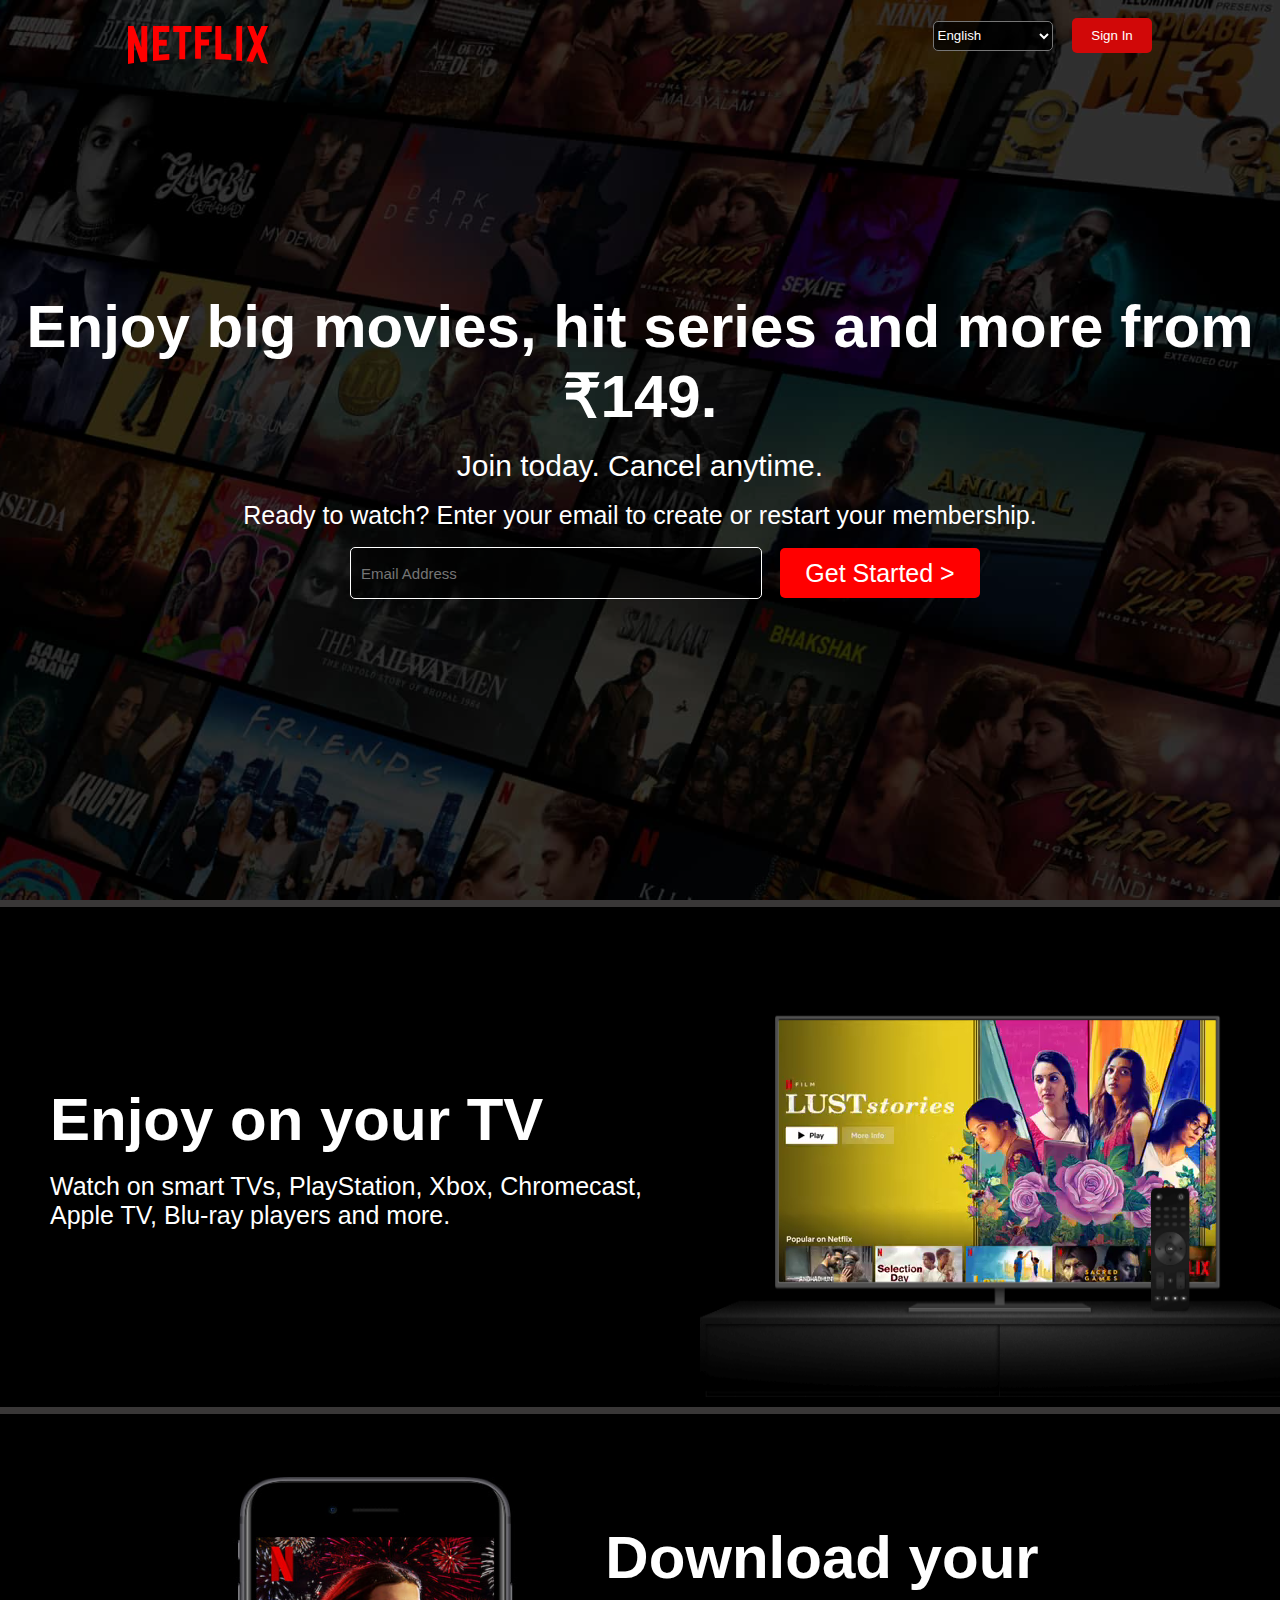
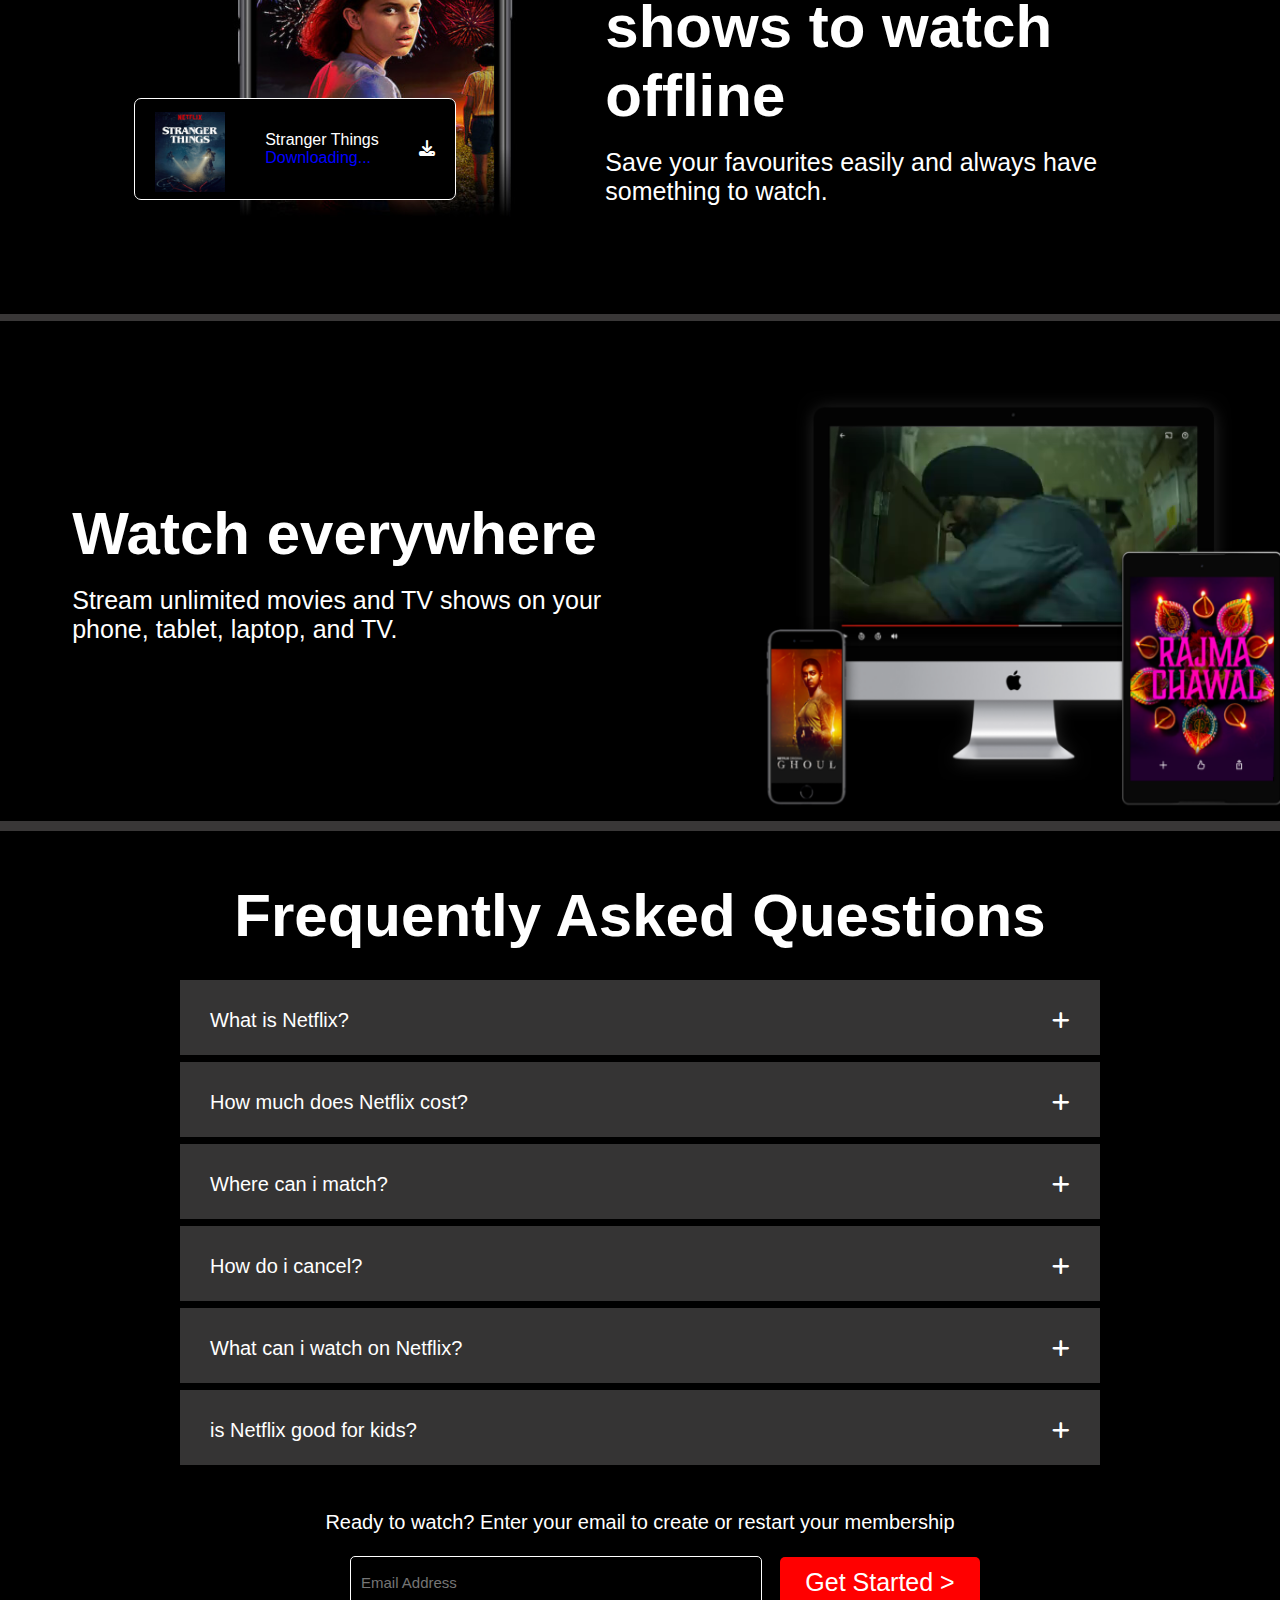
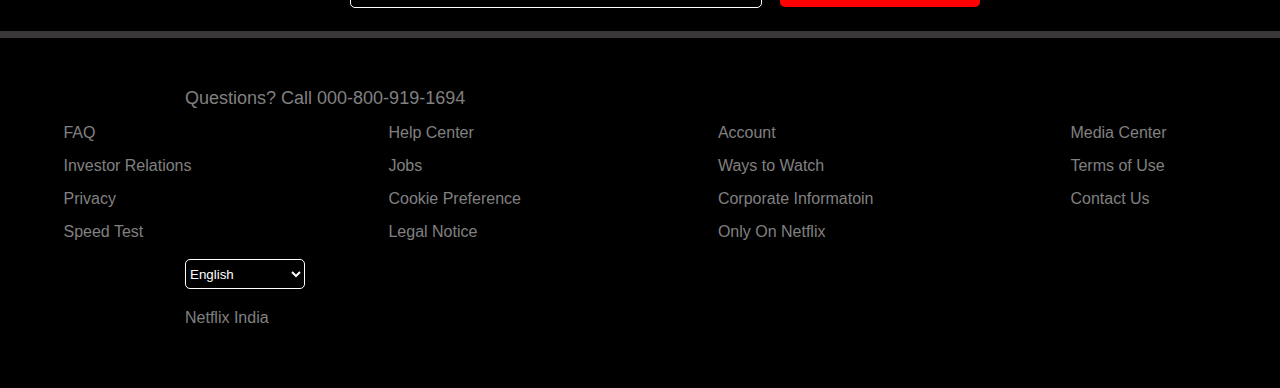
<file: index.html>
<!DOCTYPE html>
<html lang="en">
  <head>
    <meta charset="UTF-8" />
    <meta name="viewport" content="width=device-width, initial-scale=1.0" />
    <title>Document</title>
    <link rel="stylesheet" href="style.css" />
    <link
      rel="stylesheet"
      href="https://cdnjs.cloudflare.com/ajax/libs/font-awesome/6.4.2/css/all.min.css"
    />
   
  </head>
  <body>
    <div id="main">
      <div id="navbar">
        <div class="header">
          <span><img src="logo.svg" /></span>
          <div class="login">
            <select id="lang">
              <option>English</option>
              <option>Hindi</option>
              <option>Gujrati</option>
            </select>
            <button class="btn">Sign In</button>
          </div>
        </div>
        <div id="content">
          <h1>Enjoy big movies, hit series and more from ₹149.</h1>
          <br />
          <p class="p1">Join today. Cancel anytime.</p>
          <br />
          <p class="p2">
            Ready to watch? Enter your email to create or restart your
            membership.
          </p>
        </div>
        <br />
        <div id="email">
          <div class="add">
            <input type="email" placeholder="Email Address" />
          </div>
          <div class="start"><button>Get Started &gt;</button></div>
        </div>
        <div id="box"></div>
      </div>
      <div id="pg1">
        <div class="tx1">
          <h1>Enjoy on your TV</h1>
          <br />
          <p>
            Watch on smart TVs, PlayStation, Xbox, Chromecast, Apple TV, Blu-ray
            players and more.
          </p>
        </div>
        <div class="tv1">
          <img src="photos/tv 1.png" /> 
          <video src="photos/video 1.m4v"autoplay loop muted></video>
        </div>
      </div>

      <div id="pg2">
        <div class="mob">
          <img src="photos/phone 1.jpg"  />
        
        
        </div>
        <div id="st">
          <div class="st_img">
            <img src="photos/book.png" />
          </div>
          <div class="st_p">
            <p>Stranger Things</p>
            <p class="download">Downloading...</p>
          </div>
          <div class="logo"><i class="fa-solid fa-download"></i></div>
        </div>
        <div class="tx2">
          <h1>Download your shows to watch offline</h1>
          <br />
          <p>Save your favourites easily and always have something to watch.</p>
        </div>
      </div>

      <div id="pg3">
        <div class="tx3">
          <h1>Watch everywhere</h1>
          <br />
          <p>
            Stream unlimited movies and TV shows on your phone, tablet, laptop, and TV.
          </p>
        </div>
        <div class="tv2">
          <img src="photos/tv 2.png" />
          <video src="photos/video 2.m4v" autoplay loop muted></video>
        </div>
      </div>
      <div id="qry">
        <h1>Frequently Asked Questions</h1>
        <br>
        <div class="que"><p>What is Netflix?</p><i class="fa-solid fa-plus"></i></div>
        <div class="que"><p>How much does Netflix cost?</p><i class="fa-solid fa-plus"></i></div>
        <div class="que"><p>Where can i match?</p><i class="fa-solid fa-plus"></i></div>
        <div class="que"><p>How do i cancel?</p><i class="fa-solid fa-plus"></i></div>
        <div class="que"><p>What can i watch on Netflix?</p><i class="fa-solid fa-plus"></i></div>
        <div class="que"><p>is Netflix good for kids?</p><i class="fa-solid fa-plus"></i></div>
        <br>
        <br>
        <div id="register">
          <p>Ready to watch? Enter your email to create or restart your membership</p>
          <br>
          <div id="email">
            <div class="add">
              <input type="email" placeholder="Email Address" />
            </div>
            <div class="start"><button>Get Started ></button></div>
          </div>
          
        </div>

      </div>

      <div id="fotter">
        <div class="call"><p>Questions? Call 000-800-919-1694</p></div>
        
        <div id="container">
        <div id="help">
          <div class="info">
            <ul>
              <li>FAQ</li>
              <li>Investor Relations</li>
              <li>Privacy</li>
              <li>Speed Test
              </li>
            </ul>
            </div>
            <div class="info">
              <ul>
                <li>Help Center</li>
                <li>Jobs</li>
                <li>Cookie Preference</li>
                <li>Legal Notice
                </li>
              </ul>
              </div><div class="info">
                <ul>
                  <li>Account</li>
                  <li>Ways to Watch</li>
                  <li>Corporate Informatoin</li>
                  <li>Only On Netflix
                  </li>
                </ul>
                </div><div class="info">
                  <ul>
                    <li>Media Center</li>
                    <li>Terms of Use</li>
                    <li>Contact Us</li>
                    
                  </ul>
                  </div>
        </div>
      </div>
      
      <div class="language">
      <select name="lang" id="lang">
        <option value="eng">English</option>
        <option value="Hindi">Hindi</option>
        <option>Gujrati</option>
      </select>
    </div>
    <div class="name"><p>Netflix India</p></div>
    


      </div>

   
    </div>

    
  </body>
</html>
</file>
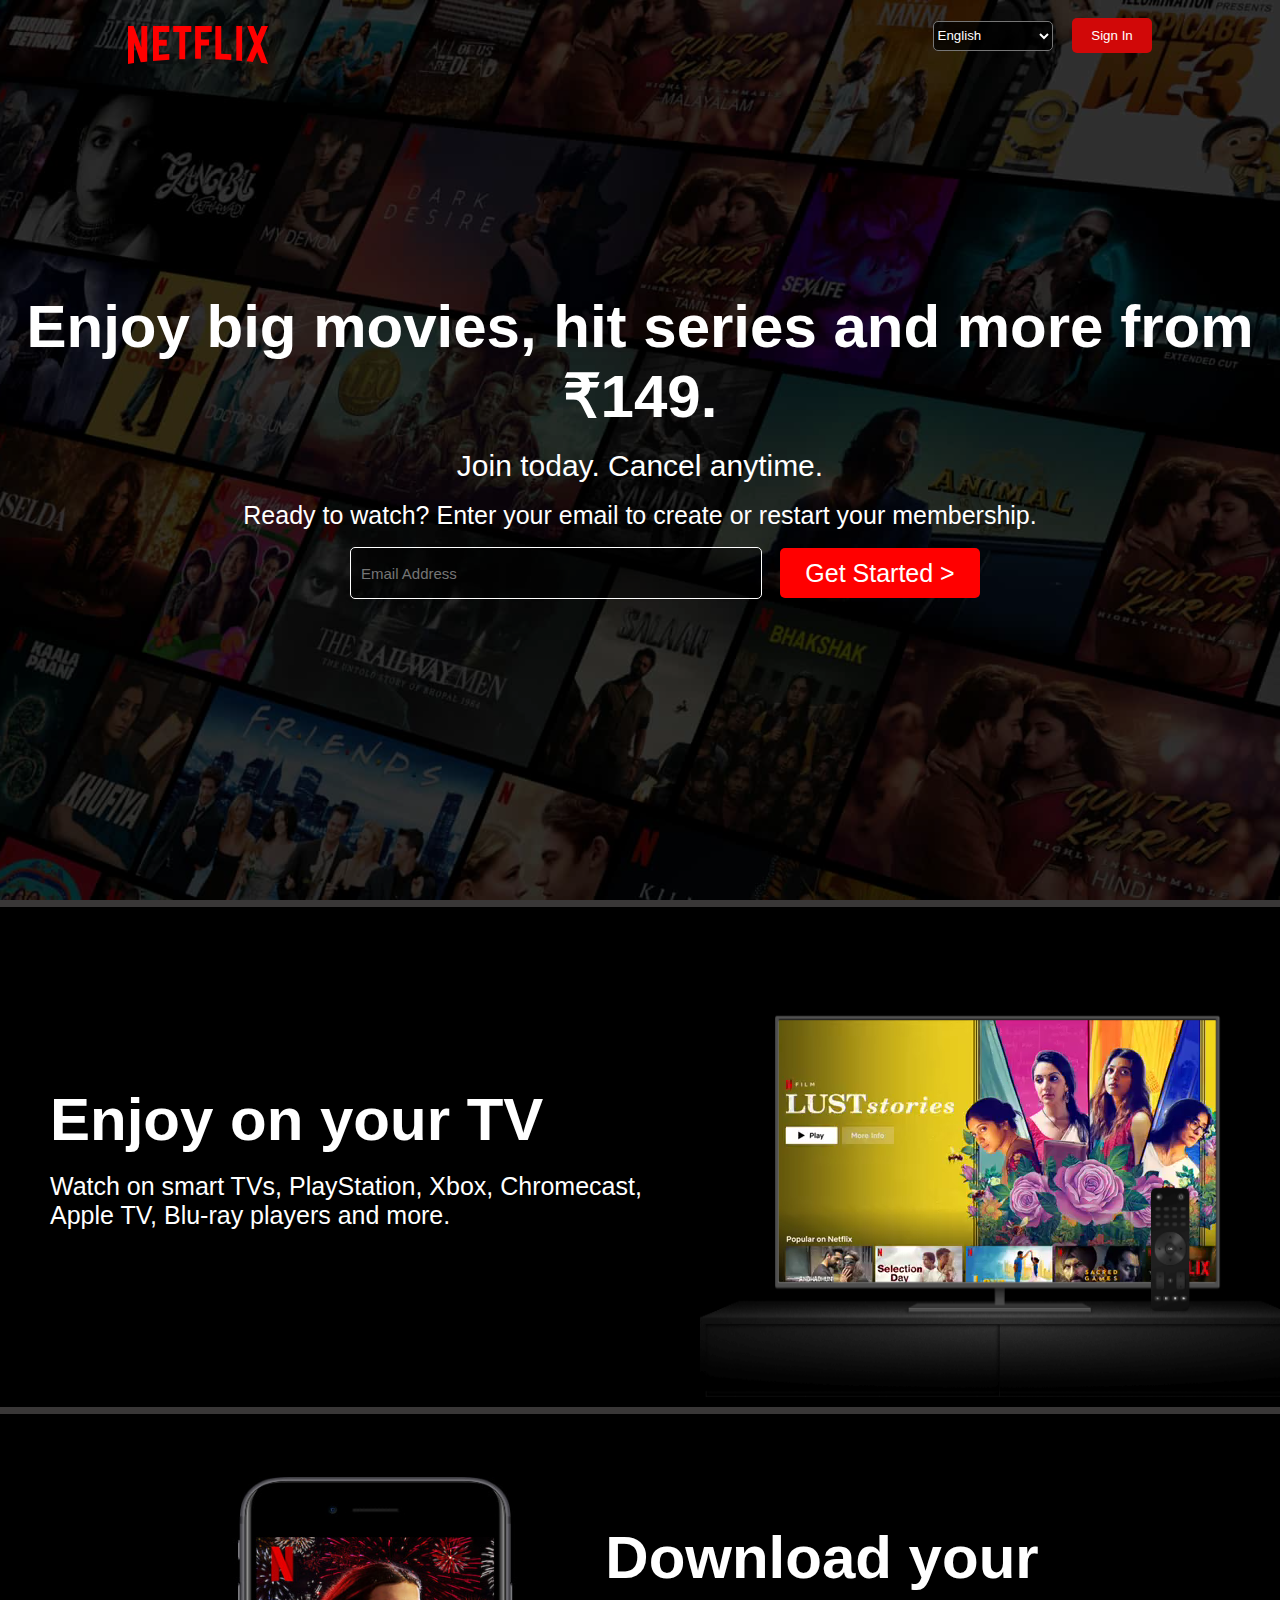
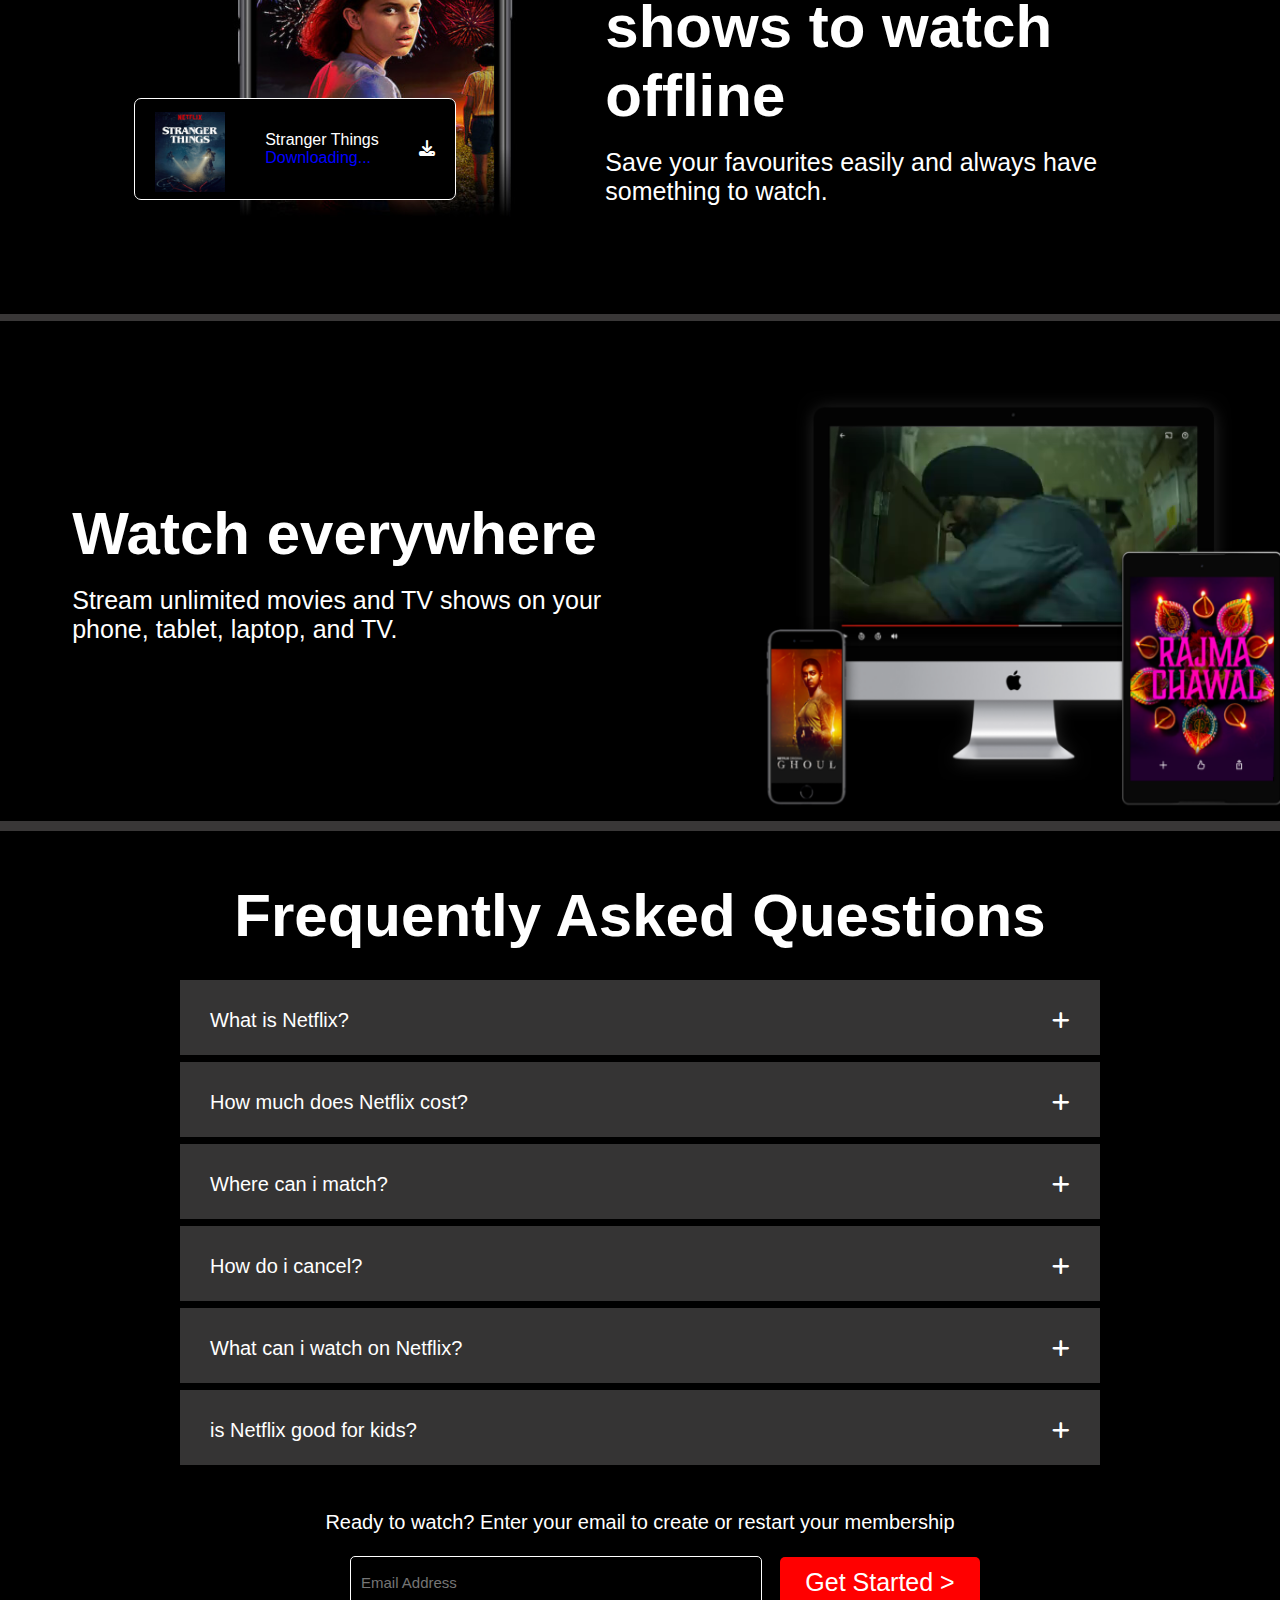
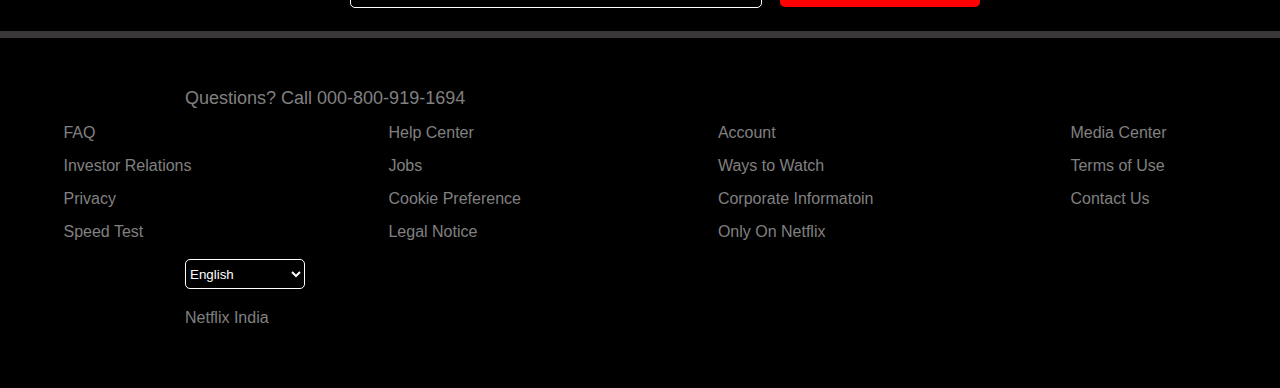
<file: netflix.html>
<!DOCTYPE html>
<html lang="en">
  <head>
    <meta charset="UTF-8" />
    <meta name="viewport" content="width=device-width, initial-scale=1.0" />
    <title>Document</title>
    <link rel="stylesheet" href="style.css" />
    <link
      rel="stylesheet"
      href="https://cdnjs.cloudflare.com/ajax/libs/font-awesome/6.4.2/css/all.min.css"
    />
   
  </head>
  <body>
    <div id="main">
      <div id="navbar">
        <div class="header">
          <span><img src="logo.svg" /></span>
          <div class="login">
            <select id="lang">
              <option>English</option>
              <option>Hindi</option>
              <option>Gujrati</option>
            </select>
            <button class="btn">Sign In</button>
          </div>
        </div>
        <div id="content">
          <h1>Enjoy big movies, hit series and more from ₹149.</h1>
          <br />
          <p class="p1">Join today. Cancel anytime.</p>
          <br />
          <p class="p2">
            Ready to watch? Enter your email to create or restart your
            membership.
          </p>
        </div>
        <br />
        <div id="email">
          <div class="add">
            <input type="email" placeholder="Email Address" />
          </div>
          <div class="start"><button>Get Started &gt;</button></div>
        </div>
        <div id="box"></div>
      </div>
      <div id="pg1">
        <div class="tx1">
          <h1>Enjoy on your TV</h1>
          <br />
          <p>
            Watch on smart TVs, PlayStation, Xbox, Chromecast, Apple TV, Blu-ray
            players and more.
          </p>
        </div>
        <div class="tv1">
          <img src="tv 1.png" /> 
          <video src="video 1.m4v"autoplay loop muted></video>
        </div>
      </div>

      <div id="pg2">
        <div class="mob">
          <img src="phone 1.jpg"  />
        
        
        </div>
        <div id="st">
          <div class="st_img">
            <img src="book.png" />
          </div>
          <div class="st_p">
            <p>Stranger Things</p>
            <p class="download">Downloading...</p>
          </div>
          <div class="logo"><i class="fa-solid fa-download"></i></div>
        </div>
        <div class="tx2">
          <h1>Download your shows to watch offline</h1>
          <br />
          <p>Save your favourites easily and always have something to watch.</p>
        </div>
      </div>

      <div id="pg3">
        <div class="tx3">
          <h1>Watch everywhere</h1>
          <br />
          <p>
            Stream unlimited movies and TV shows on your phone, tablet, laptop, and TV.
          </p>
        </div>
        <div class="tv2">
          <img src="tv 2.png" />
          <video src="video 2.m4v" autoplay loop muted></video>
        </div>
      </div>
      <div id="qry">
        <h1>Frequently Asked Questions</h1>
        <br>
        <div class="que"><p>What is Netflix?</p><i class="fa-solid fa-plus"></i></div>
        <div class="que"><p>How much does Netflix cost?</p><i class="fa-solid fa-plus"></i></div>
        <div class="que"><p>Where can i match?</p><i class="fa-solid fa-plus"></i></div>
        <div class="que"><p>How do i cancel?</p><i class="fa-solid fa-plus"></i></div>
        <div class="que"><p>What can i watch on Netflix?</p><i class="fa-solid fa-plus"></i></div>
        <div class="que"><p>is Netflix good for kids?</p><i class="fa-solid fa-plus"></i></div>
        <br>
        <br>
        <div id="register">
          <p>Ready to watch? Enter your email to create or restart your membership</p>
          <br>
          <div id="email">
            <div class="add">
              <input type="email" placeholder="Email Address" />
            </div>
            <div class="start"><button>Get Started ></button></div>
          </div>
          
        </div>

      </div>

      <div id="fotter">
        <div class="call"><p>Questions? Call 000-800-919-1694</p></div>
        
        <div id="container">
        <div id="help">
          <div class="info">
            <ul>
              <li>FAQ</li>
              <li>Investor Relations</li>
              <li>Privacy</li>
              <li>Speed Test
              </li>
            </ul>
            </div>
            <div class="info">
              <ul>
                <li>Help Center</li>
                <li>Jobs</li>
                <li>Cookie Preference</li>
                <li>Legal Notice
                </li>
              </ul>
              </div><div class="info">
                <ul>
                  <li>Account</li>
                  <li>Ways to Watch</li>
                  <li>Corporate Informatoin</li>
                  <li>Only On Netflix
                  </li>
                </ul>
                </div><div class="info">
                  <ul>
                    <li>Media Center</li>
                    <li>Terms of Use</li>
                    <li>Contact Us</li>
                    
                  </ul>
                  </div>
        </div>
      </div>
      
      <div class="language">
      <select name="lang" id="lang">
        <option value="eng">English</option>
        <option value="Hindi">Hindi</option>
        <option>Gujrati</option>
      </select>
    </div>
    <div class="name"><p>Netflix India</p></div>
    


      </div>

   
    </div>

    
  </body>
</html>
</file>
<file: style.css>
* {
  margin: 0;
  padding: 0;
  color: white;
  font-family: "Franklin Gothic Medium", "Arial Narrow", Arial, sans-serif;
}
body{
    background-color: rgb(57, 55, 55);
    height: 100vh;
    width: 100vmax;
    overflow-x: hidden;
    
}

#navbar {
  background-image: url("photos/bgg.jpg");
  background-size: cover;
  height: 100vh;
  width: 100vw;
  position: relative;
  z-index: 0;
  background-position: center center;
}
#box {
  height: 100vh;
  width: 100vw;
  background: #000000bf;
  position: absolute;
  top: 0;
  z-index: -1;
}

.header {
  height: 92px;
  width: 80vw;
  display: flex;
  justify-content: space-between;
  margin: auto;

}
img {
    height: 70px;
    width: 140px;
    margin-top: 10px;
  }
.login {
  height: 30px;
  line-height: 70px;
}
#lang {
  height: 30px;
  width: 120px;
  background-color: rgba(0, 0, 0, 0.728);
  border-radius: 5px;
  z-index: 20;
}
.btn {
  height: 35px;
  width: 80px;
  background-color: rgb(209, 8, 8);
  border-radius: 5px;
  margin-left: 15px;
  border: none;
}

#content {
  text-align: center;
  margin-top: 200px;
  
}
h1 {
  font-size: 60px;
}
.p1 {
  font-size: 30px;
  font-weight: lighter;
}
.p2 {
  font-size: 25px;
  font-weight: lighter;
}
#email {
  height: 50px;
  width: 680px;
  display: flex;
  justify-content: space-between;
  align-items: center;
  margin: 0 auto;
}
.add input {
  height: 50px;
  width: 400px;
  padding-left: 10px;
  margin-left: 50px;
  background: #00000074;
  border: 1px solid white;
  border-radius: 5px;
  font-size: 15px;
}
.start button {
  height: 50px;
  width: 200px;
  background: red;
  font-size: 25px;
  border-radius: 5px;
  margin: 5px auto;
  border: none;
}
#pg1 {
  display: flex;
  background-color: black;
  height: 500px;
  justify-content: space-around;
  align-items: center;
  margin-top: 7px;
}
.tx1 {
  width: 600px;
}
.tx1 p {
  font-size: 25px;
  font-weight: lighter;
}
.tv1 img {
  height: 480px;
  width: 600px;
  margin-bottom: 20px;
  position: absolute;
  margin-top: -100px;
  margin-left: -50px;
}

#pg2 {
  display: flex;
  background-color: black;
  height: 500px;
  justify-content: space-around;
  align-items: center;
  margin-top: 7px;
}
.tx2 {
  width: 600px;
}
.tx2 p {
  font-size: 25px;
  font-weight: lighter;
}
.mob {
  margin-bottom: 100px;
}
.mob img {
  height: 400px;
  width: 600px;
  z-index: -2;
}

#st {
  display: flex;
  background-color: rgb(0, 0, 0);
  z-index: 12;
  margin-top: 170px;
  margin-left: -690px;
  height: 100px;
  width: 320px;
  justify-content: space-around;
  align-items: center;
  border-radius: 7px;
  border: 1px solid white;
}
.st_img img {
  width: 70px;
  height: 80px;
}
.download {
  color: blue;
}

#pg3 {
  display: flex;
  background-color: black;
  height: 500px;
  justify-content: space-around;
  align-items: center;
  margin-top: 7px;
}
.tx3 {
  width: 600px;
}
.tx3 p {
  font-size: 25px;
  font-weight: lighter;
}
.tv2 img {
  height: 480px;
  width: 600px;
  margin-bottom: 20px;
  position: absolute;
  margin-top: -130px;
  margin-left: -100px;
}
.tv2 video {
  height: 220px;
  margin-top: -90px;
}

#qry {
  background-color: black;
  margin-top: 7px;
  font-size: 20px;
  height: 800px;
}
#qry h1 {
  text-align: center;
  margin-top: 10px;
  padding-top: 50px;
}

.que {
  display: flex;
  justify-content: space-between;
  height: 75px;
  background-color: rgb(53, 52, 52);
  margin-top: 7px;
  line-height: 5rem;
  margin-left: 180px;
  margin-right: 180px;
}
.que p {
  padding-left: 30px;
}
.que i {
  padding-right: 30px;
  line-height: 5rem;
}
#register {
  text-align: center;
}
#fotter {
  background-color: rgb(0, 0, 0);
  height: 350px;
  margin-top: 7px;
}
.call {
  margin-left: 185px;
  padding-top: 50px;
  font-size: 18px;
}
.call p {
  color: gray;
}

#container {
  display: flex;
  justify-content: center;
}
#help {
  display: flex;
  justify-content: space-around;

  width: 1300px;
  margin-left: -50px;
  height: 150px;
  align-items: stretch;
}
.info ul li {
  list-style: none;
  padding-top: 15px;
  color: gray;
}
.language select {
  margin-left: 185px;
  border: 1px solid white;
}
.name {
  margin-left: 185px;
  margin-top: 20px;
  color: rgb(205, 30, 30);
}
.name p {
  color: gray;
}

@media only screen and (max-width: 600px) {
  body {
    overflow: hidden;
  }
}
</file>
